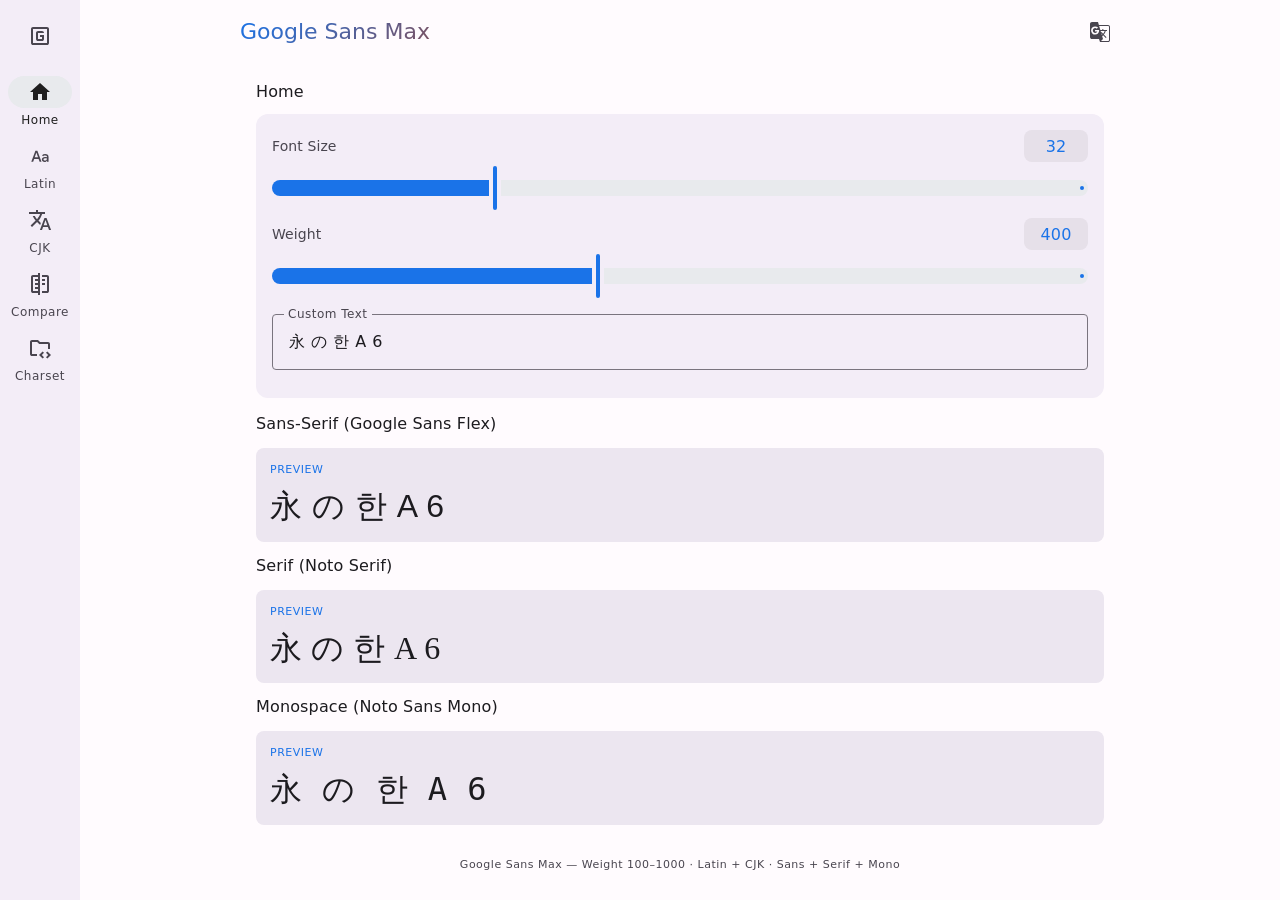
<file: webroot/index.html>
<!DOCTYPE html>
<html>
<head>
<meta charset="UTF-8">
<meta name="viewport" content="width=device-width, initial-scale=1.0, viewport-fit=cover">
<meta name="color-scheme" content="light dark">
<title>Google Sans Max</title>
<link rel="icon" href="favicon.ico" sizes="16x16 32x32 48x48 64x64">
<link rel="icon" href="favicon.png" type="image/png" sizes="32x32">
<link rel="preconnect" href="https://cdn-font.hyperos.mi.com" crossorigin>
<link rel="stylesheet" href="https://cdn-font.hyperos.mi.com/font/css?family=MiSans_VF:VF:Chinese_Simplify,Latin&display=swap">
<link rel="preconnect" href="https://fonts.googleapis.com">
<link rel="preconnect" href="https://fonts.gstatic.com" crossorigin>
<link href="https://fonts.googleapis.com/css2?family=Inter:wght@100..900&family=Noto+Sans+SC:wght@100..900&family=Roboto+Flex:opsz,wdth,wght@8..144,25..151,100..1000&display=swap" rel="stylesheet">
<link rel="stylesheet" href="https://mui.kernelsu.org/internal/colors.css" crossorigin>
<link rel="stylesheet" href="style.css?v=20260807-7">
<script>
(function(){
  var test=document.createElement('div');test.style.color='var(--primary,)';
  document.documentElement.appendChild(test);
  var hasKSU=test.style.color!==''&&test.style.color.indexOf('var')===-1;
  document.documentElement.removeChild(test);
  if(hasKSU)return;

  var seed=0xff1a73e8;
  var s=document.createElement('script');
  s.src='https://esm.sh/@materialx/material-color-utilities@0.4.8';
  s.type='module';
  s.onload=function(){
    import('https://esm.sh/@materialx/material-color-utilities@0.4.8').then(function(lib){
      var Hct=lib.Hct,DynamicScheme=lib.DynamicScheme,hex=lib.hexFromArgb,argb=lib.argbFromHex;
      var Variant=lib.Variant,SpecVersion=lib.SpecVersion;
      var isDark=window.matchMedia('(prefers-color-scheme:dark)').matches;
      var scheme=DynamicScheme.from({sourceColorHct:Hct.fromInt(seed),variant:Variant.TONAL_SPOT,isDark:isDark,contrastLevel:0,specVersion:SpecVersion.SPEC_2025});
      var r=document.documentElement;
      var m={
        '--primary':scheme.primary,'--onPrimary':scheme.onPrimary,
        '--primaryContainer':scheme.primaryContainer,'--onPrimaryContainer':scheme.onPrimaryContainer,
        '--secondary':scheme.secondary,'--onSecondary':scheme.onSecondary,
        '--secondaryContainer':scheme.secondaryContainer,'--onSecondaryContainer':scheme.onSecondaryContainer,
        '--tertiary':scheme.tertiary,'--onTertiary':scheme.onTertiary,
        '--tertiaryContainer':scheme.tertiaryContainer,'--onTertiaryContainer':scheme.onTertiaryContainer,
        '--error':scheme.error,'--onError':scheme.onError,
        '--errorContainer':scheme.errorContainer,'--onErrorContainer':scheme.onErrorContainer,
        '--background':scheme.background,'--onBackground':scheme.onBackground,
        '--surface':scheme.surface,'--onSurface':scheme.onSurface,
        '--surfaceVariant':scheme.surfaceVariant,'--onSurfaceVariant':scheme.onSurfaceVariant,
        '--outline':scheme.outline,'--outlineVariant':scheme.outlineVariant,
        '--inverseSurface':scheme.inverseSurface,'--inverseOnSurface':scheme.inverseOnSurface,
        '--inversePrimary':scheme.inversePrimary,
        '--surfaceContainer':scheme.surfaceContainer,'--surfaceContainerHigh':scheme.surfaceContainerHigh,
        '--surfaceContainerHighest':scheme.surfaceContainerHighest,'--surfaceContainerLow':scheme.surfaceContainerLow,
        '--surfaceContainerLowest':scheme.surfaceContainerLowest,
      };
      for(var k in m)r.style.setProperty(k,hex(m[k]));
    });
  };
  document.head.appendChild(s);

  window.matchMedia('(prefers-color-scheme:dark)').addEventListener('change',function(){
    location.reload();
  });
})();
</script>
</head>
<body>

<header class="top-bar" role="banner">
  <div class="top-bar-title">Google Sans Max</div>
  <div class="top-bar-actions">
    <div class="lang-switcher" id="langSwitcher"></div>
  </div>
</header>

<main class="content" id="app" role="main"></main>

<footer class="footer" id="footer"></footer>

<nav class="bottom-nav" id="bottomNav" role="navigation">
  <div class="nav-logo"><svg viewBox="0 -960 960 960" fill="currentColor"><path d="M200-120q-33 0-56.5-23.5T120-200v-560q0-33 23.5-56.5T200-840h560q33 0 56.5 23.5T840-760v560q0 33-23.5 56.5T760-120H200Zm0-80h560v-560H200v560Zm0-560v560-560Zm200 480h160q33 0 56.5-23.5T640-360v-160H480v80h80v80H400v-240h240q0-33-23.5-56.5T560-680H400q-33 0-56.5 23.5T320-600v240q0 33 23.5 56.5T400-280Z"/></svg></div>
  <button class="nav-item active" data-tab="home">
    <div class="nav-icon"><svg viewBox="0 0 24 24"><path d="M10 20v-6h4v6h5v-8h3L12 3 2 12h3v8z"/></svg></div>
    <span class="nav-label"></span>
  </button>
  <button class="nav-item" data-tab="latin">
    <div class="nav-icon"><svg viewBox="0 -960 960 960" fill="currentColor"><path d="m131-252 165-440h79l165 440h-76l-39-112H247l-40 112h-76Zm139-176h131l-64-182h-4l-63 182Zm395 186q-51 0-81-27.5T554-342q0-44 34.5-72.5T677-443q23 0 45 4t38 11v-12q0-29-20.5-47T685-505q-23 0-42 9.5T610-468l-47-35q24-29 54.5-43t68.5-14q69 0 103 32.5t34 97.5v178h-63v-37h-4q-14 23-38 35t-53 12Zm12-54q35 0 59.5-24t24.5-56q-14-8-33.5-12.5T689-393q-32 0-50 14t-18 37q0 20 16 33t40 13Z"/></svg></div>
    <span class="nav-label"></span>
  </button>
  <button class="nav-item" data-tab="cjk">
    <div class="nav-icon"><svg viewBox="0 -960 960 960" fill="currentColor"><path d="m476-80 182-480h84L924-80h-84l-43-122H603L560-80h-84ZM160-200l-56-56 202-202q-35-35-63.5-80T190-640h84q20 39 40 68t48 58q33-33 68.5-92.5T484-720H40v-80h280v-80h80v80h280v80H564q-21 72-63 148t-83 116l96 98-30 82-122-125-202 201Zm468-72h144l-72-204-72 204Z"/></svg></div>
    <span class="nav-label"></span>
  </button>
  <button class="nav-item" data-tab="compare">
    <div class="nav-icon"><svg viewBox="0 -960 960 960" fill="currentColor"><path d="M400-40v-80H200q-33 0-56.5-23.5T120-200v-560q0-33 23.5-56.5T200-840h200v-80h80v880h-80ZM200-200h200v-80H280v-80h120v-80H280v-80h120v-80H280v-80h120v-80H200v560Zm360-560v-80h200q33 0 56.5 23.5T840-760v560q0 33-23.5 56.5T760-120H560v-80h200v-560H560Zm0 320v-80h120v80H560Zm0-160v-80h120v80H560ZM400-480Z"/></svg></div>
    <span class="nav-label"></span>
  </button>
  <button class="nav-item" data-tab="charset">
    <div class="nav-icon"><svg viewBox="0 -960 960 960" fill="currentColor"><path d="M160-240v-480 520-40Zm0 80q-33 0-56.5-23.5T80-240v-480q0-33 23.5-56.5T160-800h240l80 80h320q33 0 56.5 23.5T880-640v200h-80v-200H447l-80-80H160v480h200v80H160ZM584-56 440-200l144-144 56 57-87 87 87 87-56 57Zm192 0-56-57 87-87-87-87 56-57 144 144L776-56Z"/></svg></div>
    <span class="nav-label"></span>
  </button>
</nav>

<script src="app.js?v=20260807-7"></script>
</body>
</html>
</file>
<file: webroot/style.css>
/* ==========================================
   MD3 2025 Design Tokens
   ========================================== */
:root {
  /* === Reference Tokens === */
  --md-ref-typeface-brand: system-ui, -apple-system, 'Segoe UI', Roboto, sans-serif;
  --md-ref-typeface-plain: system-ui, -apple-system, 'Segoe UI', Roboto, sans-serif;

  /* === System Tokens: Color (49 tokens) === */
  /* Primary */
  --md-sys-color-primary: var(--primary, #1a73e8);
  --md-sys-color-on-primary: var(--onPrimary, #ffffff);
  --md-sys-color-primary-container: var(--primaryContainer, #d3e3fd);
  --md-sys-color-on-primary-container: var(--onPrimaryContainer, #062e6f);
  /* Secondary */
  --md-sys-color-secondary: var(--secondary, #5f6368);
  --md-sys-color-on-secondary: var(--onSecondary, #ffffff);
  --md-sys-color-secondary-container: var(--secondaryContainer, #e8eaed);
  --md-sys-color-on-secondary-container: var(--onSecondaryContainer, #1f1f1f);
  /* Tertiary */
  --md-sys-color-tertiary: var(--tertiary, #7d5260);
  --md-sys-color-on-tertiary: var(--onTertiary, #ffffff);
  --md-sys-color-tertiary-container: var(--tertiaryContainer, #ffd8e4);
  --md-sys-color-on-tertiary-container: var(--onTertiaryContainer, #31111d);
  /* Error */
  --md-sys-color-error: var(--error, #b3261e);
  --md-sys-color-on-error: var(--onError, #ffffff);
  --md-sys-color-error-container: var(--errorContainer, #f9dedc);
  --md-sys-color-on-error-container: var(--onErrorContainer, #410e0b);
  /* Surface */
  --md-sys-color-on-surface: var(--onSurface, #1c1b1f);
  --md-sys-color-surface-dim: var(--surfaceDim, #ded8e1);
  --md-sys-color-surface-bright: var(--surfaceBright, #fffbfe);
  --md-sys-color-surface-container-lowest: var(--surfaceContainerLowest, #ffffff);
  --md-sys-color-surface-container-low: var(--surfaceContainerLow, #f7f2fa);
  --md-sys-color-surface-container: var(--surfaceContainer, #f3edf7);
  --md-sys-color-surface-container-high: var(--surfaceContainerHigh, #ece6f0);
  --md-sys-color-surface-container-highest: var(--surfaceContainerHighest, #e6e0e9);
  --md-sys-color-surface-variant: var(--surfaceVariant, #e7e0ec);
  --md-sys-color-on-surface-variant: var(--onSurfaceVariant, #49454f);
  --md-sys-color-inverse-surface: var(--inverseSurface, #313033);
  --md-sys-color-inverse-on-surface: var(--inverseOnSurface, #f4eff4);
  --md-sys-color-inverse-primary: var(--inversePrimary, #d0bcff);
  --md-sys-color-surface-tint: var(--primary, #6750a4);
  /* Outline */
  --md-sys-color-outline: var(--outline, #79747e);
  --md-sys-color-outline-variant: var(--outlineVariant, #cac4d0);
  /* Utility */
  --md-sys-color-background: var(--background, #fffbfe);
  --md-sys-color-on-background: var(--onBackground, #1c1b1f);
  --md-sys-color-scrim: #000000;
  --md-sys-color-shadow: #000000;
  /* Fixed (light/dark same) */
  --md-sys-color-primary-fixed: #eaddff;
  --md-sys-color-primary-fixed-dim: #d0bcff;
  --md-sys-color-on-primary-fixed: #21005d;
  --md-sys-color-on-primary-fixed-variant: #4f378b;
  --md-sys-color-secondary-fixed: #e8def8;
  --md-sys-color-secondary-fixed-dim: #ccc2dc;
  --md-sys-color-on-secondary-fixed: #1d192b;
  --md-sys-color-on-secondary-fixed-variant: #4a4458;
  --md-sys-color-tertiary-fixed: #ffd8e4;
  --md-sys-color-tertiary-fixed-dim: #efb8c8;
  --md-sys-color-on-tertiary-fixed: #31111d;
  --md-sys-color-on-tertiary-fixed-variant: #633b48;

  /* === System Tokens: Typography (30 tokens) === */
  /* Display */
  --md-sys-typescale-display-large-font: var(--md-ref-typeface-brand);
  --md-sys-typescale-display-large-weight: 400;
  --md-sys-typescale-display-large-size: 57px;
  --md-sys-typescale-display-large-line-height: 64px;
  --md-sys-typescale-display-large-tracking: -0.25px;
  --md-sys-typescale-display-medium-font: var(--md-ref-typeface-brand);
  --md-sys-typescale-display-medium-weight: 400;
  --md-sys-typescale-display-medium-size: 45px;
  --md-sys-typescale-display-medium-line-height: 52px;
  --md-sys-typescale-display-medium-tracking: 0;
  --md-sys-typescale-display-small-font: var(--md-ref-typeface-brand);
  --md-sys-typescale-display-small-weight: 400;
  --md-sys-typescale-display-small-size: 36px;
  --md-sys-typescale-display-small-line-height: 44px;
  --md-sys-typescale-display-small-tracking: 0;
  /* Headline */
  --md-sys-typescale-headline-large-font: var(--md-ref-typeface-brand);
  --md-sys-typescale-headline-large-weight: 400;
  --md-sys-typescale-headline-large-size: 32px;
  --md-sys-typescale-headline-large-line-height: 40px;
  --md-sys-typescale-headline-large-tracking: 0;
  --md-sys-typescale-headline-medium-font: var(--md-ref-typeface-brand);
  --md-sys-typescale-headline-medium-weight: 400;
  --md-sys-typescale-headline-medium-size: 28px;
  --md-sys-typescale-headline-medium-line-height: 36px;
  --md-sys-typescale-headline-medium-tracking: 0;
  --md-sys-typescale-headline-small-font: var(--md-ref-typeface-brand);
  --md-sys-typescale-headline-small-weight: 400;
  --md-sys-typescale-headline-small-size: 24px;
  --md-sys-typescale-headline-small-line-height: 32px;
  --md-sys-typescale-headline-small-tracking: 0;
  /* Title */
  --md-sys-typescale-title-large-font: var(--md-ref-typeface-plain);
  --md-sys-typescale-title-large-weight: 500;
  --md-sys-typescale-title-large-size: 22px;
  --md-sys-typescale-title-large-line-height: 28px;
  --md-sys-typescale-title-large-tracking: 0;
  --md-sys-typescale-title-medium-font: var(--md-ref-typeface-plain);
  --md-sys-typescale-title-medium-weight: 500;
  --md-sys-typescale-title-medium-size: 16px;
  --md-sys-typescale-title-medium-line-height: 24px;
  --md-sys-typescale-title-medium-tracking: 0.15px;
  --md-sys-typescale-title-small-font: var(--md-ref-typeface-plain);
  --md-sys-typescale-title-small-weight: 500;
  --md-sys-typescale-title-small-size: 14px;
  --md-sys-typescale-title-small-line-height: 20px;
  --md-sys-typescale-title-small-tracking: 0.1px;
  /* Body */
  --md-sys-typescale-body-large-font: var(--md-ref-typeface-plain);
  --md-sys-typescale-body-large-weight: 400;
  --md-sys-typescale-body-large-size: 16px;
  --md-sys-typescale-body-large-line-height: 24px;
  --md-sys-typescale-body-large-tracking: 0.5px;
  --md-sys-typescale-body-medium-font: var(--md-ref-typeface-plain);
  --md-sys-typescale-body-medium-weight: 400;
  --md-sys-typescale-body-medium-size: 14px;
  --md-sys-typescale-body-medium-line-height: 20px;
  --md-sys-typescale-body-medium-tracking: 0.25px;
  --md-sys-typescale-body-small-font: var(--md-ref-typeface-plain);
  --md-sys-typescale-body-small-weight: 400;
  --md-sys-typescale-body-small-size: 12px;
  --md-sys-typescale-body-small-line-height: 16px;
  --md-sys-typescale-body-small-tracking: 0.4px;
  /* Label */
  --md-sys-typescale-label-large-font: var(--md-ref-typeface-plain);
  --md-sys-typescale-label-large-weight: 500;
  --md-sys-typescale-label-large-size: 14px;
  --md-sys-typescale-label-large-line-height: 20px;
  --md-sys-typescale-label-large-tracking: 0.1px;
  --md-sys-typescale-label-medium-font: var(--md-ref-typeface-plain);
  --md-sys-typescale-label-medium-weight: 500;
  --md-sys-typescale-label-medium-size: 12px;
  --md-sys-typescale-label-medium-line-height: 16px;
  --md-sys-typescale-label-medium-tracking: 0.5px;
  --md-sys-typescale-label-small-font: var(--md-ref-typeface-plain);
  --md-sys-typescale-label-small-weight: 500;
  --md-sys-typescale-label-small-size: 11px;
  --md-sys-typescale-label-small-line-height: 16px;
  --md-sys-typescale-label-small-tracking: 0.5px;

  /* === System Tokens: Shape (10 tokens) === */
  --md-sys-shape-corner-none: 0;
  --md-sys-shape-corner-extra-small: 4px;
  --md-sys-shape-corner-small: 8px;
  --md-sys-shape-corner-medium: 12px;
  --md-sys-shape-corner-large: 16px;
  --md-sys-shape-corner-large-increased: 20px;
  --md-sys-shape-corner-extra-large: 28px;
  --md-sys-shape-corner-extra-large-increased: 32px;
  --md-sys-shape-corner-extra-extra-large: 48px;
  --md-sys-shape-corner-full: 9999px;

  /* === System Tokens: Elevation (6 levels) === */
  --md-sys-elevation-level-0: var(--md-sys-color-surface-container-lowest);
  --md-sys-elevation-level-1: var(--md-sys-color-surface-container-low);
  --md-sys-elevation-level-2: var(--md-sys-color-surface-container);
  --md-sys-elevation-level-3: var(--md-sys-color-surface-container-high);
  --md-sys-elevation-level-4: var(--md-sys-color-surface-container-highest);
  --md-sys-elevation-level-5: var(--md-sys-color-surface-container-highest);
  --md-sys-elevation-level-5-shadow: 0 8px 12px 6px rgba(0,0,0,.15), 0 4px 4px rgba(0,0,0,.2);

  /* === System Tokens: Motion (22 tokens) === */
  /* Easing */
  --md-sys-motion-easing-emphasized: cubic-bezier(0.2, 0, 0, 1);
  --md-sys-motion-easing-emphasized-decelerate: cubic-bezier(0.05, 0.7, 0.1, 1);
  --md-sys-motion-easing-emphasized-accelerate: cubic-bezier(0.3, 0, 0.8, 0.15);
  --md-sys-motion-easing-standard: cubic-bezier(0.2, 0, 0, 1);
  --md-sys-motion-easing-standard-decelerate: cubic-bezier(0, 0, 0, 1);
  --md-sys-motion-easing-standard-accelerate: cubic-bezier(0.3, 0, 1, 1);
  /* Duration */
  --md-sys-motion-duration-short1: 50ms;
  --md-sys-motion-duration-short2: 100ms;
  --md-sys-motion-duration-short3: 150ms;
  --md-sys-motion-duration-short4: 200ms;
  --md-sys-motion-duration-medium1: 250ms;
  --md-sys-motion-duration-medium2: 300ms;
  --md-sys-motion-duration-medium3: 350ms;
  --md-sys-motion-duration-medium4: 400ms;
  --md-sys-motion-duration-long1: 450ms;
  --md-sys-motion-duration-long2: 500ms;
  --md-sys-motion-duration-long3: 550ms;
  --md-sys-motion-duration-long4: 600ms;
  --md-sys-motion-duration-extra-long1: 700ms;
  --md-sys-motion-duration-extra-long2: 800ms;
  --md-sys-motion-duration-extra-long3: 900ms;
  --md-sys-motion-duration-extra-long4: 1000ms;

  /* === System Tokens: State === */
  --md-sys-state-ripple-color: var(--md-sys-color-primary);
  --md-sys-state-hover-opacity: 0.08;
  --md-sys-state-focus-opacity: 0.12;
  --md-sys-state-pressed-opacity: 0.12;
  --md-sys-state-dragged-opacity: 0.16;
  --md-sys-state-disabled-opacity: 0.38;
}

/* === Dark Mode === */
@media(prefers-color-scheme:dark){:root{
  /* Primary */
  --md-sys-color-primary: var(--primary, #d0bcff);
  --md-sys-color-on-primary: var(--onPrimary, #381e72);
  --md-sys-color-primary-container: var(--primaryContainer, #4f378b);
  --md-sys-color-on-primary-container: var(--onPrimaryContainer, #eaddff);
  /* Secondary */
  --md-sys-color-secondary: var(--secondary, #ccc2dc);
  --md-sys-color-on-secondary: var(--onSecondary, #332d41);
  --md-sys-color-secondary-container: var(--secondaryContainer, #4a4458);
  --md-sys-color-on-secondary-container: var(--onSecondaryContainer, #e8def8);
  /* Tertiary */
  --md-sys-color-tertiary: var(--tertiary, #efb8c8);
  --md-sys-color-on-tertiary: var(--onTertiary, #492532);
  --md-sys-color-tertiary-container: var(--tertiaryContainer, #633b48);
  --md-sys-color-on-tertiary-container: var(--onTertiaryContainer, #ffd8e4);
  /* Error */
  --md-sys-color-error: var(--error, #f2b8b5);
  --md-sys-color-on-error: var(--onError, #601410);
  --md-sys-color-error-container: var(--errorContainer, #8c1d18);
  --md-sys-color-on-error-container: var(--onErrorContainer, #f9dedc);
  /* Surface */
  --md-sys-color-on-surface: var(--onSurface, #e6e1e5);
  --md-sys-color-surface-dim: var(--surfaceDim, #141218);
  --md-sys-color-surface-bright: var(--surfaceBright, #3b383e);
  --md-sys-color-surface-container-lowest: var(--surfaceContainerLowest, #0f0d13);
  --md-sys-color-surface-container-low: var(--surfaceContainerLow, #1d1b20);
  --md-sys-color-surface-container: var(--surfaceContainer, #211f26);
  --md-sys-color-surface-container-high: var(--surfaceContainerHigh, #2b2930);
  --md-sys-color-surface-container-highest: var(--surfaceContainerHighest, #36343b);
  --md-sys-color-surface-variant: var(--surfaceVariant, #49454f);
  --md-sys-color-on-surface-variant: var(--onSurfaceVariant, #cac4d0);
  --md-sys-color-inverse-surface: var(--inverseSurface, #e6e1e5);
  --md-sys-color-inverse-on-surface: var(--inverseOnSurface, #313033);
  --md-sys-color-inverse-primary: var(--inversePrimary, #6750a4);
  --md-sys-color-surface-tint: var(--primary, #d0bcff);
  /* Outline */
  --md-sys-color-outline: var(--outline, #938f99);
  --md-sys-color-outline-variant: var(--outlineVariant, #49454f);
  /* Utility */
  --md-sys-color-background: var(--background, #141218);
  --md-sys-color-on-background: var(--onBackground, #e6e1e5);
  --md-sys-color-scrim: #000000;
  --md-sys-color-shadow: #000000;
  /* Elevation shadow */
  --md-sys-elevation-level-5-shadow: 0 8px 12px 6px rgba(0,0,0,.3), 0 4px 4px rgba(0,0,0,.4);
}}

/* ==========================================
   Base Styles
   ========================================== */
*{box-sizing:border-box;margin:0;padding:0}
html{
  scroll-behavior:smooth;
  overscroll-behavior:none;
}
body{
  font-family:var(--md-sys-typescale-body-large-font);
  font-size:var(--md-sys-typescale-body-large-size);
  font-weight:var(--md-sys-typescale-body-large-weight);
  line-height:var(--md-sys-typescale-body-large-line-height);
  letter-spacing:var(--md-sys-typescale-body-large-tracking);
  background:var(--md-sys-color-background);
  color:var(--md-sys-color-on-surface);
  min-height:100vh;
  overscroll-behavior:none;
  -webkit-tap-highlight-color:transparent;
}
a{-webkit-tap-highlight-color:transparent;color:inherit;text-decoration:none}

/* ==========================================
   Typography Utility Classes
   ========================================== */
.typescale-display-large{font:var(--md-sys-typescale-display-large-weight) var(--md-sys-typescale-display-large-size)/var(--md-sys-typescale-display-large-line-height) var(--md-sys-typescale-display-large-font);letter-spacing:var(--md-sys-typescale-display-large-tracking)}
.typescale-display-medium{font:var(--md-sys-typescale-display-medium-weight) var(--md-sys-typescale-display-medium-size)/var(--md-sys-typescale-display-medium-line-height) var(--md-sys-typescale-display-medium-font);letter-spacing:var(--md-sys-typescale-display-medium-tracking)}
.typescale-display-small{font:var(--md-sys-typescale-display-small-weight) var(--md-sys-typescale-display-small-size)/var(--md-sys-typescale-display-small-line-height) var(--md-sys-typescale-display-small-font);letter-spacing:var(--md-sys-typescale-display-small-tracking)}
.typescale-headline-large{font:var(--md-sys-typescale-headline-large-weight) var(--md-sys-typescale-headline-large-size)/var(--md-sys-typescale-headline-large-line-height) var(--md-sys-typescale-headline-large-font);letter-spacing:var(--md-sys-typescale-headline-large-tracking)}
.typescale-headline-medium{font:var(--md-sys-typescale-headline-medium-weight) var(--md-sys-typescale-headline-medium-size)/var(--md-sys-typescale-headline-medium-line-height) var(--md-sys-typescale-headline-medium-font);letter-spacing:var(--md-sys-typescale-headline-medium-tracking)}
.typescale-headline-small{font:var(--md-sys-typescale-headline-small-weight) var(--md-sys-typescale-headline-small-size)/var(--md-sys-typescale-headline-small-line-height) var(--md-sys-typescale-headline-small-font);letter-spacing:var(--md-sys-typescale-headline-small-tracking)}
.typescale-title-large{font:var(--md-sys-typescale-title-large-weight) var(--md-sys-typescale-title-large-size)/var(--md-sys-typescale-title-large-line-height) var(--md-sys-typescale-title-large-font);letter-spacing:var(--md-sys-typescale-title-large-tracking)}
.typescale-title-medium{font:var(--md-sys-typescale-title-medium-weight) var(--md-sys-typescale-title-medium-size)/var(--md-sys-typescale-title-medium-line-height) var(--md-sys-typescale-title-medium-font);letter-spacing:var(--md-sys-typescale-title-medium-tracking)}
.typescale-title-small{font:var(--md-sys-typescale-title-small-weight) var(--md-sys-typescale-title-small-size)/var(--md-sys-typescale-title-small-line-height) var(--md-sys-typescale-title-small-font);letter-spacing:var(--md-sys-typescale-title-small-tracking)}
.typescale-body-large{font:var(--md-sys-typescale-body-large-weight) var(--md-sys-typescale-body-large-size)/var(--md-sys-typescale-body-large-line-height) var(--md-sys-typescale-body-large-font);letter-spacing:var(--md-sys-typescale-body-large-tracking)}
.typescale-body-medium{font:var(--md-sys-typescale-body-medium-weight) var(--md-sys-typescale-body-medium-size)/var(--md-sys-typescale-body-medium-line-height) var(--md-sys-typescale-body-medium-font);letter-spacing:var(--md-sys-typescale-body-medium-tracking)}
.typescale-body-small{font:var(--md-sys-typescale-body-small-weight) var(--md-sys-typescale-body-small-size)/var(--md-sys-typescale-body-small-line-height) var(--md-sys-typescale-body-small-font);letter-spacing:var(--md-sys-typescale-body-small-tracking)}
.typescale-label-large{font:var(--md-sys-typescale-label-large-weight) var(--md-sys-typescale-label-large-size)/var(--md-sys-typescale-label-large-line-height) var(--md-sys-typescale-label-large-font);letter-spacing:var(--md-sys-typescale-label-large-tracking)}
.typescale-label-medium{font:var(--md-sys-typescale-label-medium-weight) var(--md-sys-typescale-label-medium-size)/var(--md-sys-typescale-label-medium-line-height) var(--md-sys-typescale-label-medium-font);letter-spacing:var(--md-sys-typescale-label-medium-tracking)}
.typescale-label-small{font:var(--md-sys-typescale-label-small-weight) var(--md-sys-typescale-label-small-size)/var(--md-sys-typescale-label-small-line-height) var(--md-sys-typescale-label-small-font);letter-spacing:var(--md-sys-typescale-label-small-tracking)}

/* ==========================================
   Components: Top App Bar
   ========================================== */
.top-bar{
  position:sticky;top:0;z-index:20;
  height:64px;padding:0 16px;
  display:flex;align-items:center;justify-content:space-between;
  background:var(--md-sys-color-surface);
  transition:background var(--md-sys-motion-duration-short4) var(--md-sys-motion-easing-standard);
}
.top-bar.scrolled{
  background:var(--md-sys-color-surface-container-high);
}
.top-bar-title{
  font:var(--md-sys-typescale-title-large-weight) var(--md-sys-typescale-title-large-size)/var(--md-sys-typescale-title-large-line-height) var(--md-sys-typescale-title-large-font);
  letter-spacing:var(--md-sys-typescale-title-large-tracking);
  background:linear-gradient(135deg,var(--md-sys-color-primary),var(--md-sys-color-tertiary));
  -webkit-background-clip:text;-webkit-text-fill-color:transparent;background-clip:text;
  white-space:nowrap;
}
.top-bar-actions{display:flex;align-items:center;gap:8px}

/* ==========================================
   Components: Language Switcher (MD3 Icon Button + Menu)
   ========================================== */
.lang-switcher{position:relative}
.lang-icon-btn{
  width:40px;height:40px;
  border-radius:var(--md-sys-shape-corner-full);
  border:none;
  background:transparent;color:var(--md-sys-color-on-surface-variant);
  cursor:pointer;display:flex;align-items:center;justify-content:center;
  transition:background var(--md-sys-motion-duration-short3) var(--md-sys-motion-easing-standard);
  position:relative;overflow:hidden;
}
.lang-icon-btn:hover{background:rgba(28,27,31,.08)}
.lang-icon-btn:focus-visible{outline:2px solid var(--md-sys-color-primary);outline-offset:2px}
.lang-icon-btn svg{width:24px;height:24px;fill:currentColor}
.lang-menu{
  display:none;position:absolute;top:calc(100% + 4px);right:0;
  background:var(--md-sys-color-surface-container);
  border-radius:var(--md-sys-shape-corner-extra-small);
  padding:8px 0;
  box-shadow:0 2px 6px 2px rgba(0,0,0,.15);
  z-index:100;min-width:112px;
}
.lang-menu.open{display:block}
.lang-menu-item{
  display:flex;align-items:center;gap:12px;
  width:100%;padding:8px 16px;
  border:none;background:none;color:var(--md-sys-color-on-surface);
  font:var(--md-sys-typescale-body-large-weight) var(--md-sys-typescale-body-large-size)/var(--md-sys-typescale-body-large-line-height) var(--md-sys-typescale-body-large-font);
  letter-spacing:var(--md-sys-typescale-body-large-tracking);
  cursor:pointer;text-align:left;
  transition:background var(--md-sys-motion-duration-short3) var(--md-sys-motion-easing-standard);
  position:relative;overflow:hidden;
  min-height:48px;
}
.lang-menu-item:hover{background:rgba(28,27,31,.08)}
.lang-menu-item.active{color:var(--md-sys-color-primary)}
.lang-menu-item.active::before{
  content:'';position:absolute;left:0;top:50%;transform:translateY(-50%);
  width:3px;height:20px;border-radius:0 3px 3px 0;
  background:var(--md-sys-color-primary);
}

/* ==========================================
   Components: Bottom Navigation (MD3)
   ========================================== */
.bottom-nav{
  position:fixed;bottom:0;left:0;right:0;z-index:20;
  height:calc(80px + env(safe-area-inset-bottom));padding-bottom:env(safe-area-inset-bottom);
  display:flex;align-items:stretch;
  background:var(--md-sys-color-surface-container);
}
.nav-logo{display:none}
.nav-item{
  flex:1;display:flex;flex-direction:column;align-items:center;justify-content:center;
  gap:4px;border:none;background:none;cursor:pointer;
  color:var(--md-sys-color-on-surface-variant);
  transition:color var(--md-sys-motion-duration-short4) var(--md-sys-motion-easing-standard);
  position:relative;padding:0;
}
.nav-item.active{color:var(--md-sys-color-on-secondary-container)}
.nav-icon{
  width:64px;height:32px;
  display:flex;align-items:center;justify-content:center;
  border-radius:var(--md-sys-shape-corner-full);
  transition:background var(--md-sys-motion-duration-short4) var(--md-sys-motion-easing-standard);
}
.nav-item.active .nav-icon{background:var(--md-sys-color-secondary-container)}
.nav-icon svg{width:24px;height:24px;fill:currentColor}
.nav-label{
  font:var(--md-sys-typescale-label-medium-weight) var(--md-sys-typescale-label-medium-size)/var(--md-sys-typescale-label-medium-line-height) var(--md-sys-typescale-label-medium-font);
  letter-spacing:var(--md-sys-typescale-label-medium-tracking);
}

/* ==========================================
   Components: Cards
   ========================================== */
.card{
  background:var(--md-sys-color-surface-container);
  border-radius:var(--md-sys-shape-corner-medium);
  padding:16px;margin-bottom:14px;
}

/* ==========================================
   Components: Chips
   ========================================== */
.chip{
  display:inline-flex;align-items:center;
  height:32px;padding:0 16px;
  border-radius:var(--md-sys-shape-corner-small);
  border:1px solid var(--md-sys-color-outline-variant);
  background:transparent;color:var(--md-sys-color-on-surface);
  font:var(--md-sys-typescale-label-large-weight) var(--md-sys-typescale-label-large-size)/var(--md-sys-typescale-label-large-line-height) var(--md-sys-typescale-label-large-font);
  letter-spacing:var(--md-sys-typescale-label-large-tracking);
  cursor:pointer;
  transition:all var(--md-sys-motion-duration-short4) var(--md-sys-motion-easing-standard);
  position:relative;overflow:hidden;
}
.chip:hover{border-color:var(--md-sys-color-on-surface);background:rgba(28,27,31,.08)}
.chip.active{
  background:var(--md-sys-color-secondary-container);
  color:var(--md-sys-color-on-secondary-container);
  border-color:var(--md-sys-color-secondary-container);
}

/* MD3 Filter Chips: standalone, wrapping, single/multi select */
.chip-group{display:flex;flex-wrap:wrap;gap:8px}
.chip.active{padding-left:8px;border-color:transparent}
.chip-check{
  width:18px;height:18px;flex:none;margin-right:8px;
  fill:currentColor;
}

/* ==========================================
   Components: Slider (MD3 2024 Spec)
   ========================================== */
.field{display:flex;flex-direction:column;gap:4px}
.field-header{display:flex;align-items:center;justify-content:space-between;gap:12px}
.field-label{
  font:var(--md-sys-typescale-label-large-weight) var(--md-sys-typescale-label-large-size)/var(--md-sys-typescale-label-large-line-height) var(--md-sys-typescale-label-large-font);
  letter-spacing:var(--md-sys-typescale-label-large-tracking);
  color:var(--md-sys-color-on-surface-variant);
}
.field-value{
  width:64px;height:32px;
  padding:0 8px;text-align:center;
  font:var(--md-sys-typescale-title-medium-weight) var(--md-sys-typescale-title-medium-size)/var(--md-sys-typescale-title-medium-line-height) var(--md-sys-typescale-title-medium-font);
  letter-spacing:var(--md-sys-typescale-title-medium-tracking);
  border:none;border-radius:var(--md-sys-shape-corner-small);
  background:var(--md-sys-color-surface-container-highest);color:var(--md-sys-color-primary);
  outline:none;-moz-appearance:textfield;
  transition:box-shadow var(--md-sys-motion-duration-short3) var(--md-sys-motion-easing-standard);
}
.field-value::-webkit-outer-spin-button,.field-value::-webkit-inner-spin-button{-webkit-appearance:none;margin:0}
.field-value:focus-visible{box-shadow:0 0 0 2px var(--md-sys-color-primary)}
.slider-track{display:flex;align-items:center;position:relative;height:44px}
.slider-track input[type=range]{position:relative;z-index:1}
.slider-track input[type=range]{
  -webkit-appearance:none;appearance:none;
  flex:1;height:16px;border-radius:8px;outline:none;
  background:linear-gradient(to right,
    var(--md-sys-color-primary) 0,
    var(--md-sys-color-primary) calc(var(--fill-pct,50%) - 6px),
    transparent calc(var(--fill-pct,50%) - 6px),
    transparent calc(var(--fill-pct,50%) + 6px),
    var(--md-sys-color-secondary-container) calc(var(--fill-pct,50%) + 6px),
    var(--md-sys-color-secondary-container) 100%);
  cursor:pointer;margin:0;
}
.slider-track input[type=range]::-webkit-slider-thumb{
  -webkit-appearance:none;width:4px;height:44px;border-radius:2px;
  background:var(--md-sys-color-primary);
  cursor:pointer;
  transition:width var(--md-sys-motion-duration-short3) var(--md-sys-motion-easing-standard);
}
.slider-track input[type=range]::-webkit-slider-thumb:hover{
  width:2px;
}
.slider-track input[type=range]::-webkit-slider-thumb:active{
  width:2px;
}
.slider-track input[type=range]::-moz-range-thumb{
  width:4px;height:44px;border-radius:2px;
  background:var(--md-sys-color-primary);border:none;cursor:pointer;
  transition:width var(--md-sys-motion-duration-short3) var(--md-sys-motion-easing-standard);
}
.slider-track input[type=range]::-moz-range-thumb:hover{width:2px}
.slider-track input[type=range]::-moz-range-thumb:active{width:2px}
.slider-track input[type=range]:focus-visible::-webkit-slider-thumb{
  outline:2px solid var(--md-sys-color-primary);outline-offset:2px;
}
/* MD3 Stop indicator */
.slider-stop{
  position:absolute;z-index:2;top:50%;transform:translateY(-50%);
  left:calc(100% - 8px);
  width:4px;height:4px;border-radius:50%;
  background:var(--md-sys-color-primary);
  pointer-events:none;
  transition:opacity var(--md-sys-motion-duration-short3) var(--md-sys-motion-easing-standard);
}

/* ==========================================
   Components: Outlined Text Field (MD3)
   ========================================== */
.text-field{position:relative;margin-top:8px}
.text-field-input{
  width:100%;height:56px;
  border:1px solid var(--md-sys-color-outline);
  border-radius:var(--md-sys-shape-corner-extra-small);
  padding:0 16px;
  font:var(--md-sys-typescale-body-large-weight) var(--md-sys-typescale-body-large-size)/var(--md-sys-typescale-body-large-line-height) var(--md-sys-typescale-body-large-font);
  letter-spacing:var(--md-sys-typescale-body-large-tracking);
  background:transparent;color:var(--md-sys-color-on-surface);outline:none;
  transition:border-color var(--md-sys-motion-duration-short3) var(--md-sys-motion-easing-standard);
}
.text-field-label{
  position:absolute;left:12px;top:50%;transform:translateY(-50%);
  padding:0 4px;pointer-events:none;
  background:var(--md-sys-color-surface-container);
  color:var(--md-sys-color-on-surface-variant);
  font:var(--md-sys-typescale-body-large-weight) var(--md-sys-typescale-body-large-size)/var(--md-sys-typescale-body-large-line-height) var(--md-sys-typescale-body-large-font);
  letter-spacing:var(--md-sys-typescale-body-large-tracking);
  transition:top var(--md-sys-motion-duration-short3) var(--md-sys-motion-easing-standard),
             font-size var(--md-sys-motion-duration-short3) var(--md-sys-motion-easing-standard),
             color var(--md-sys-motion-duration-short3) var(--md-sys-motion-easing-standard);
}
.text-field-input:focus{border:2px solid var(--md-sys-color-primary);padding:0 15px}
.text-field-input:focus+.text-field-label,
.text-field-input:not(:placeholder-shown)+.text-field-label{
  top:0;font-size:12px;
}
.text-field-input:focus+.text-field-label{color:var(--md-sys-color-primary)}

/* ==========================================
   Components: Text Field
   ========================================== */
.md-input{
  width:100%;height:56px;
  border:1px solid var(--md-sys-color-outline);
  border-radius:var(--md-sys-shape-corner-extra-small);
  padding:0 16px;
  font:var(--md-sys-typescale-body-large-weight) var(--md-sys-typescale-body-large-size)/var(--md-sys-typescale-body-large-line-height) var(--md-sys-typescale-body-large-font);
  letter-spacing:var(--md-sys-typescale-body-large-tracking);
  background:var(--md-sys-color-surface-container-highest);
  color:var(--md-sys-color-on-surface);outline:none;
  transition:border-color var(--md-sys-motion-duration-short4) var(--md-sys-motion-easing-standard),
             box-shadow var(--md-sys-motion-duration-short4) var(--md-sys-motion-easing-standard);
}
.md-input:focus{border-color:var(--md-sys-color-primary);box-shadow:0 0 0 1px var(--md-sys-color-primary)}
.md-input::placeholder{color:var(--md-sys-color-on-surface-variant);opacity:.6}

/* ==========================================
   Components: Buttons
   ========================================== */
.btn{
  display:inline-flex;align-items:center;justify-content:center;
  height:40px;padding:0 24px;
  border-radius:var(--md-sys-shape-corner-full);
  border:none;
  font:var(--md-sys-typescale-label-large-weight) var(--md-sys-typescale-label-large-size)/var(--md-sys-typescale-label-large-line-height) var(--md-sys-typescale-label-large-font);
  letter-spacing:var(--md-sys-typescale-label-large-tracking);
  cursor:pointer;
  transition:all var(--md-sys-motion-duration-short4) var(--md-sys-motion-easing-standard);
  position:relative;overflow:hidden;
}
.btn-primary{background:var(--md-sys-color-primary);color:var(--md-sys-color-on-primary)}
.btn-primary:hover{box-shadow:0 1px 2px rgba(0,0,0,.1),0 2px 6px 2px rgba(0,0,0,.06)}
.btn-primary:disabled{opacity:var(--md-sys-state-disabled-opacity);cursor:not-allowed}
.btn-outline{
  background:transparent;
  border:1px solid var(--md-sys-color-outline);
  color:var(--md-sys-color-primary);
}
.btn-outline.active{
  background:var(--md-sys-color-secondary-container);
  color:var(--md-sys-color-on-secondary-container);
  border-color:var(--md-sys-color-secondary-container);
}
.btn-text{
  background:transparent;border:none;
  color:var(--md-sys-color-primary);padding:0 12px;
}
.btn-elevated{
  background:var(--md-sys-color-surface-container-low);
  color:var(--md-sys-color-primary);
  box-shadow:0 1px 2px rgba(0,0,0,.1),0 1px 3px 1px rgba(0,0,0,.06);
}
.btn-tonal{
  background:var(--md-sys-color-secondary-container);
  color:var(--md-sys-color-on-secondary-container);
}

/* ==========================================
   Layout & Sections
   ========================================== */
.content{
  max-width:880px;margin:0 auto;
  padding:16px calc(16px + env(safe-area-inset-right)) 0 calc(16px + env(safe-area-inset-left));
}
.section-title{
  font:var(--md-sys-typescale-title-medium-weight) var(--md-sys-typescale-title-medium-size)/var(--md-sys-typescale-title-medium-line-height) var(--md-sys-typescale-title-medium-font);
  letter-spacing:var(--md-sys-typescale-title-medium-tracking);
  margin:0 0 10px;color:var(--md-sys-color-on-surface);
}
.controls{display:flex;flex-direction:column;gap:8px;margin-bottom:12px}
.chip-row{display:flex;flex-wrap:wrap;gap:8px}

/* ==========================================
   Weight Grid
   ========================================== */
.weight-section-label{
  font:var(--md-sys-typescale-label-small-weight) var(--md-sys-typescale-label-small-size)/var(--md-sys-typescale-label-small-line-height) var(--md-sys-typescale-label-small-font);
  letter-spacing:var(--md-sys-typescale-label-small-tracking);
  color:var(--md-sys-color-on-surface-variant);
  text-transform:uppercase;
  padding:10px 0 4px;border-top:1px solid var(--md-sys-color-outline-variant);margin-top:8px;
}
.weight-section-label:first-child{border-top:none;margin-top:0;padding-top:0}
.weight-grid{}
.weight-row{
  display:grid;grid-template-columns:40px 1fr;gap:6px;align-items:baseline;
  padding:5px 0;border-bottom:1px solid var(--md-sys-color-outline-variant);
}
.weight-row:last-child{border-bottom:none}
.weight-num{
  font:600 11px/1 'SF Mono',Monaco,Consolas,monospace;
  color:var(--md-sys-color-primary);
}
.weight-text{font-size:clamp(14px,2.2vw,20px);line-height:1.4;word-break:break-all}

/* ==========================================
   VF Preview
   ========================================== */
.vf-preview{
  margin:12px 0;padding:14px;
  background:var(--md-sys-color-surface-container-high);
  border-radius:var(--md-sys-shape-corner-small);
}
.vf-preview-title{
  font:var(--md-sys-typescale-label-small-weight) var(--md-sys-typescale-label-small-size)/var(--md-sys-typescale-label-small-line-height) var(--md-sys-typescale-label-small-font);
  letter-spacing:var(--md-sys-typescale-label-small-tracking);
  color:var(--md-sys-color-primary);
  text-transform:uppercase;
  margin-bottom:8px;
}
.vf-preview-text{font-size:clamp(20px,4vw,36px);line-height:1.3;word-break:break-all}

/* ==========================================
   Charset Grid
   ========================================== */
.charset-grid{display:grid;grid-template-columns:repeat(auto-fill,minmax(40px,1fr));gap:3px}
.charset-cell{
  aspect-ratio:1;display:flex;align-items:center;justify-content:center;
  border:1px solid var(--md-sys-color-outline-variant);border-radius:6px;
  font-size:14px;cursor:default;position:relative;
  transition:all var(--md-sys-motion-duration-short3) var(--md-sys-motion-easing-standard);
}
.charset-cell:hover{border-color:var(--md-sys-color-primary)}
.charset-cell .tip{
  display:none;position:absolute;bottom:calc(100% + 3px);left:50%;transform:translateX(-50%);
  background:var(--md-sys-color-surface-container-highest);color:var(--md-sys-color-on-surface);
  border:1px solid var(--md-sys-color-outline-variant);box-shadow:0 2px 6px 2px rgba(0,0,0,.15);
  padding:3px 6px;border-radius:4px;font-size:9px;white-space:nowrap;z-index:100;
}
.charset-cell:hover .tip{display:block}

@font-face{
  font-family:'GoogleSansMax Apple Test';
  src:local('Kreative Square'),local('KreativeSquare');
  font-style:normal;font-weight:400;font-display:block;
  unicode-range:U+F8FF;
}
.emoji-test-card{overflow:hidden}
.emoji-test-desc,.emoji-test-hint{color:var(--md-sys-color-on-surface-variant);font-size:13px;line-height:1.55}
.emoji-test-grid{display:grid;grid-template-columns:repeat(auto-fit,minmax(210px,1fr));gap:10px;margin:14px 0}
.emoji-test-item{
  min-width:0;display:grid;grid-template-columns:86px minmax(0,1fr);align-items:center;gap:12px;
  padding:12px;background:var(--md-sys-color-surface-container-high);border:1px solid var(--md-sys-color-outline-variant);
  border-radius:var(--md-sys-shape-corner-small);
}
.emoji-test-sample{
  min-height:64px;display:flex;align-items:center;justify-content:center;gap:5px;overflow:visible;
  font-family:system-ui,-apple-system,'Segoe UI Emoji','Noto Color Emoji',sans-serif;
  font-size:38px;line-height:1.25;white-space:nowrap;
}
.emoji-test-sample span{font-size:30px}
.emoji-test-sample.emoji-test-variants{gap:2px}
.emoji-test-sample.emoji-test-variants span{font-size:20px}
.emoji-test-sample.emoji-test-device-fallback{font-family:sans-serif}
.emoji-test-sample.emoji-test-kreative-square{font-family:'GoogleSansMax Apple Test',sans-serif;font-synthesis:none}
.emoji-test-meta{min-width:0;display:flex;flex-direction:column;align-items:flex-start;gap:4px}
.emoji-test-category{color:var(--md-sys-color-primary);font:600 10px/1.2 var(--md-ref-typeface-plain);letter-spacing:.35px;text-transform:uppercase}
.emoji-test-name{font-size:13px;line-height:1.35}
.emoji-test-code{max-width:100%;color:var(--md-sys-color-on-surface-variant);font:10px/1.45 'SF Mono',Monaco,Consolas,monospace;white-space:normal;overflow-wrap:anywhere}
.emoji-test-note{color:var(--md-sys-color-on-surface-variant);font-size:10px;line-height:1.4}
.emoji-test-hint{margin:0;padding:10px 12px;border-left:3px solid var(--md-sys-color-primary);background:var(--md-sys-color-surface-container-low)}
@media(max-width:480px){
  .emoji-test-grid{grid-template-columns:1fr}
  .emoji-test-item{grid-template-columns:78px minmax(0,1fr)}
  .emoji-test-sample{font-size:34px}
  .emoji-test-sample.emoji-test-variants span{font-size:18px}
}

/* ==========================================
   CJK
   ========================================== */
.cjk-grid{display:grid;grid-template-columns:repeat(auto-fit,minmax(180px,1fr));gap:8px}
.cjk-card{background:var(--md-sys-color-surface-container-high);border-radius:var(--md-sys-shape-corner-extra-small);padding:12px}
.cjk-label{display:block;font:600 12px/1.5 var(--md-ref-typeface-plain);color:var(--md-sys-color-primary);margin-bottom:3px}
.cjk-text{font-size:14px;line-height:1.7}
.cjk-ext-item{margin-bottom:8px}
.cjk-ext-label{font:600 12px/1.5 var(--md-ref-typeface-plain);color:var(--md-sys-color-primary);margin-bottom:2px}
.cjk-ext-text{font-size:14px;line-height:1.6;word-break:break-all}

/* ==========================================
   Glyph Table
   ========================================== */
.glyph-table{width:100%;border-collapse:collapse;font-size:14px;table-layout:fixed}
.glyph-table th{
  font:600 11px/1 var(--md-ref-typeface-plain);
  color:var(--md-sys-color-on-surface-variant);
  text-transform:uppercase;letter-spacing:.3px;
  padding:6px 8px;text-align:center;
  border-bottom:2px solid var(--md-sys-color-outline-variant);
}
.glyph-table td{
  padding:6px 8px;text-align:center;
  border-bottom:1px solid var(--md-sys-color-outline-variant);
  font-size:18px;line-height:1.6;
}

/* ==========================================
   Coverage
   ========================================== */
.coverage-status{
  font:var(--md-sys-typescale-body-medium-weight) var(--md-sys-typescale-body-medium-size)/var(--md-sys-typescale-body-medium-line-height) var(--md-sys-typescale-body-medium-font);
  color:var(--md-sys-color-on-surface-variant);
  padding:8px 0;
}
.coverage-status strong{color:var(--md-sys-color-on-surface)}
.coverage-preview-chars{
  font-size:24px;line-height:1.4;word-break:break-all;overflow:hidden;
  min-height:32px;padding:8px 0;
  color:var(--md-sys-color-on-surface);
}
.coverage-results{display:grid;grid-template-columns:repeat(auto-fill,minmax(260px,1fr));gap:8px;margin-top:12px}
.coverage-result-card{
  background:var(--md-sys-color-surface-container-high);
  border-radius:var(--md-sys-shape-corner-small);
  padding:12px 16px;
}
.coverage-result-top{display:flex;align-items:baseline;justify-content:space-between;gap:8px;margin-bottom:4px}
.coverage-result-name{
  font:var(--md-sys-typescale-title-small-weight) var(--md-sys-typescale-title-small-size)/var(--md-sys-typescale-title-small-line-height) var(--md-sys-typescale-title-small-font);
  color:var(--md-sys-color-on-surface);
  white-space:nowrap;overflow:hidden;text-overflow:ellipsis;
}
.coverage-result-pct{
  font:var(--md-sys-typescale-title-small-weight) var(--md-sys-typescale-title-small-size)/var(--md-sys-typescale-title-small-line-height) var(--md-sys-typescale-title-small-font);
  color:var(--md-sys-color-primary);white-space:nowrap;
}
.coverage-result-grade{
  display:inline-block;
  font:var(--md-sys-typescale-label-small-weight) var(--md-sys-typescale-label-small-size)/var(--md-sys-typescale-label-small-line-height) var(--md-sys-typescale-label-small-font);
  border-radius:var(--md-sys-shape-corner-extra-small);
  padding:1px 6px;margin-bottom:6px;
}
.coverage-result-range{
  font:var(--md-sys-typescale-label-small-weight) var(--md-sys-typescale-label-small-size)/var(--md-sys-typescale-label-small-line-height) var(--md-sys-typescale-label-small-font);
  color:var(--md-sys-color-on-surface-variant);
  display:flex;align-items:center;justify-content:space-between;margin-top:4px;
}
.coverage-result-range .range-start{display:flex;align-items:center;gap:4px}
.coverage-result-range .range-mid{color:var(--md-sys-color-outline)}
.coverage-result-range .range-end{display:flex;align-items:center;gap:4px}
.coverage-result-range .char{color:var(--md-sys-color-on-surface);font-size:13px}
.grade-PG{background:#00BCD4;color:#fff}.grade-EX{background:#4CAF50;color:#fff}
.grade-A{background:#8BC34A;color:#000}.grade-B{background:#CDDC39;color:#000}
.grade-C{background:#FFEB3B;color:#000}.grade-D{background:#FFC107;color:#000}
.grade-E{background:#FF9800;color:#fff}.grade-F{background:#F44336;color:#fff}

/* ==========================================
   Footer
   ========================================== */
.footer{
  text-align:center;  padding:4px 16px calc(80px + env(safe-area-inset-bottom));
  font:var(--md-sys-typescale-label-small-weight) var(--md-sys-typescale-label-small-size)/var(--md-sys-typescale-label-small-line-height) var(--md-sys-typescale-label-small-font);
  letter-spacing:var(--md-sys-typescale-label-small-tracking);
  color:var(--md-sys-color-on-surface-variant);
}

/* ==========================================
   Ripple Effect
   ========================================== */
.ripple-container{position:relative;overflow:hidden}
.md-ripple{
  position:absolute;border-radius:50%;
  background:var(--md-sys-state-ripple-color);
  opacity:0.12;
  transform:scale(0);
  animation:ripple-animation var(--md-sys-motion-duration-medium2) var(--md-sys-motion-easing-standard) forwards;
  pointer-events:none;
}
@keyframes ripple-animation{
  0%{transform:scale(0);opacity:0.12}
  100%{transform:scale(4);opacity:0}
}

/* ==========================================
   State Layer (MD3)
   ========================================== */
.state-layer{
  position:relative;overflow:hidden;
}
.state-layer::before{
  content:'';position:absolute;inset:0;border-radius:inherit;
  background:currentColor;opacity:0;
  transition:opacity var(--md-sys-motion-duration-short3) var(--md-sys-motion-easing-standard);
  pointer-events:none;
}
.state-layer:hover::before{opacity:var(--md-sys-state-hover-opacity)}
.state-layer:focus-visible::before{opacity:var(--md-sys-state-focus-opacity)}
.state-layer:active::before{opacity:var(--md-sys-state-pressed-opacity)}

/* ==========================================
   Focus Visible (MD3)
   ========================================== */
.chip:focus-visible,.nav-item:focus-visible,.lang-current:focus-visible,.lang-menu-item:focus-visible,.btn:focus-visible,.md-input:focus-visible{
  outline:2px solid var(--md-sys-color-primary);outline-offset:2px;
}
.md-input:focus-visible{outline-offset:0;box-shadow:0 0 0 1px var(--md-sys-color-primary)}

/* ==========================================
   Responsive
   ========================================== */
@media(max-width:640px){
  .weight-row{grid-template-columns:32px 1fr}
}

/* Tablet: left rail nav (>=905px) */
@media(min-width:905px){
  body{padding-left:80px}
  .bottom-nav{
    position:fixed;top:0;left:0;bottom:0;right:auto;
    width:80px;height:auto;
    flex-direction:column;align-items:center;
    padding:12px 0;
    gap:4px;
    background:var(--md-sys-color-surface-container);
  }
  .nav-logo{
    display:flex;align-items:center;justify-content:center;
    width:48px;height:48px;margin-bottom:8px;
    color:var(--md-sys-color-on-surface-variant);
  }
  .nav-logo svg{width:24px;height:24px}
  .nav-item{
    width:100%;height:auto;flex:none;
    padding:4px 0;
    flex-direction:column;gap:4px;
  }
  .nav-label{display:block}
  .content{
    max-width:min(80vw,880px);
    margin:0 auto;
    padding:16px;
  }
  .top-bar{
    padding:0 calc((100% - min(80vw,880px))/2);
  }
  .footer{
    max-width:min(80vw,880px);
    margin:0 auto;
    padding:4px 16px;
  }
}
@media(max-width:639px){
  .content{max-width:100%}
}
@media(min-width:640px) and (max-width:904px){
  .content{max-width:600px}
}

/* ==========================================
   Reduced Motion
   ========================================== */
@media(prefers-reduced-motion:reduce){
  *,*::before,*::after{
    animation-duration:.01ms!important;
    animation-iteration-count:1!important;
    transition-duration:.01ms!important;
  }
  html{scroll-behavior:auto}
}
</file>
